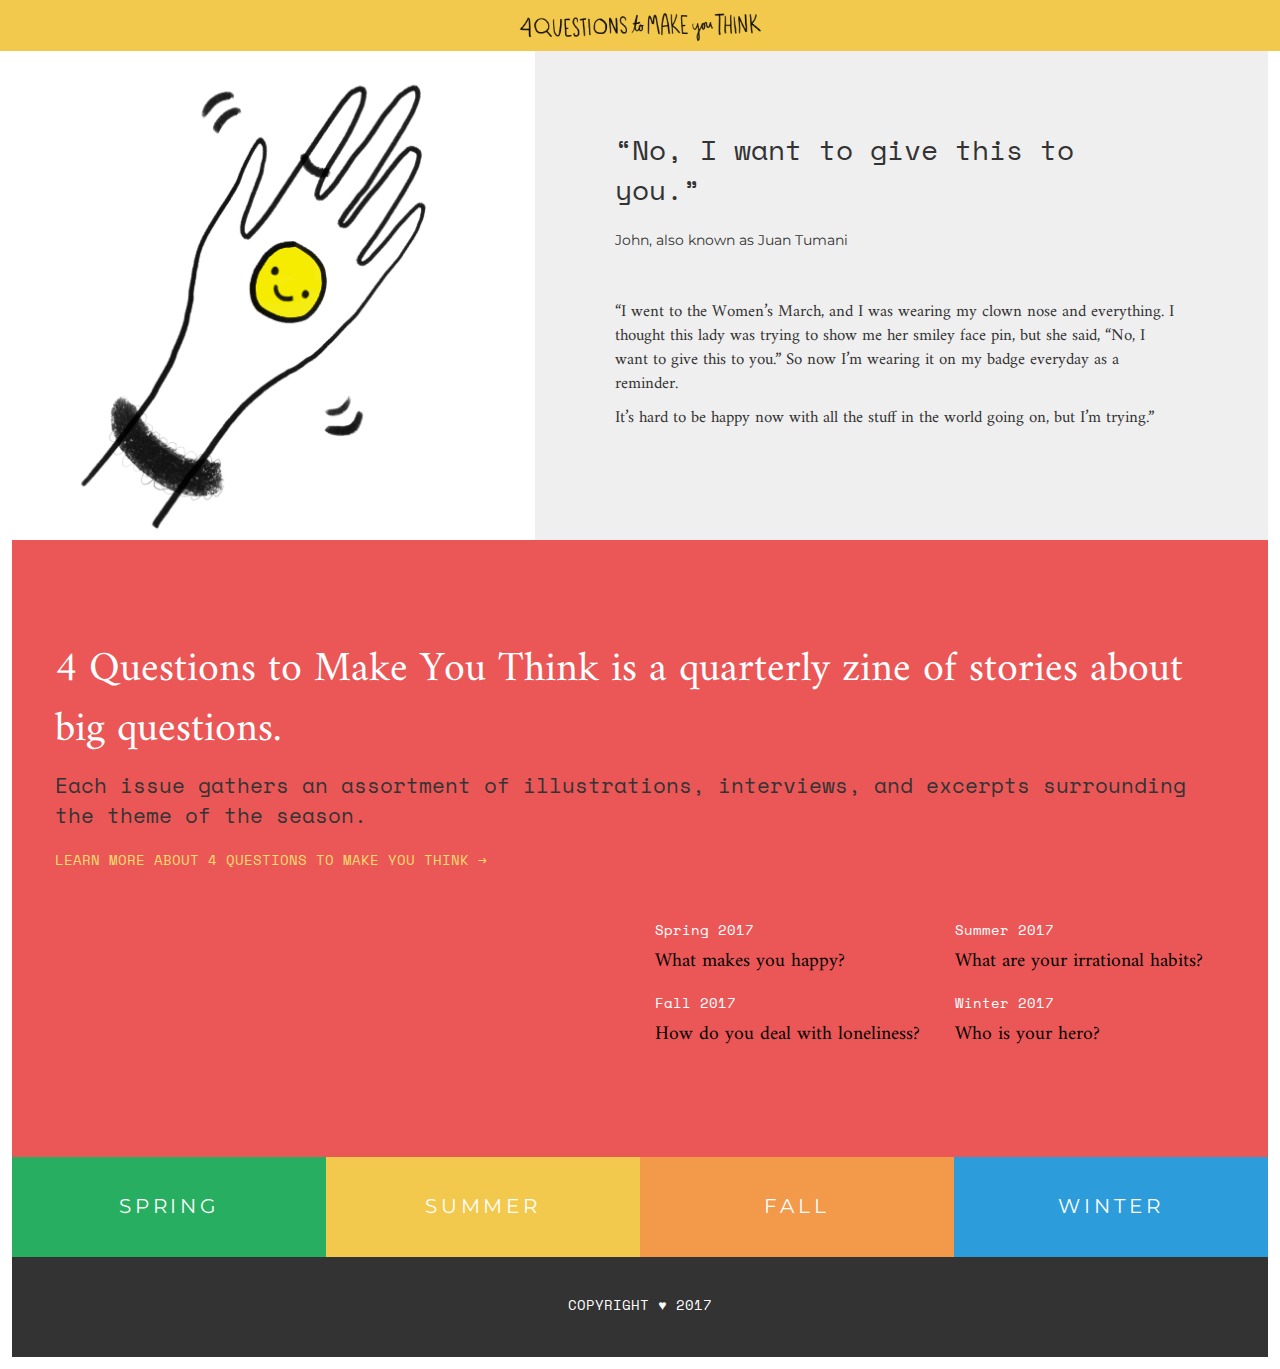
<file: index.html>
<!DOCTYPE html>
<html lang="en">

<head>

    <meta charset="utf-8">
    <meta http-equiv="X-UA-Compatible" content="IE=edge">
    <meta name="viewport" content="width=device-width, initial-scale=1">
    <meta name="description" content="">
    <meta name="author" content="">

    <title>4 Questions</title>

    <!-- Bootstrap Core CSS -->
    <link href="css/bootstrap.css" rel="stylesheet">

    <!-- Custom CSS -->
    <link href="css/full-width-pics.css" rel="stylesheet">

    <link href="https://fonts.googleapis.com/css?family=Amiri" rel="stylesheet">
    <link href="https://fonts.googleapis.com/css?family=Space+Mono" rel="stylesheet">
    <link href="https://fonts.googleapis.com/css?family=Montserrat:600" rel="stylesheet">

    <link href="css/custom.css" rel="stylesheet" type="text/css">

    <!-- HTML5 Shim and Respond.js IE8 support of HTML5 elements and media queries -->
    <!-- WARNING: Respond.js doesn't work if you view the page via file:// -->
    <!--[if lt IE 9]>
        <script src="https://oss.maxcdn.com/libs/html5shiv/3.7.0/html5shiv.js"></script>
        <script src="https://oss.maxcdn.com/libs/respond.js/1.4.2/respond.min.js"></script>
    <![endif]-->

    <link rel="shortcut icon" href="favicon.ico" type="image/x-icon">
    <link rel="icon" href="favicon.ico" type="image/x-icon">

</head>

<body>

    <!-- Navigation -->
    <nav class="navbar navbar-inverse navbar-fixed-top" role="navigation">
        <!-- <div class="container"> -->
            <div class="navbar-header">
                <a class="navbar-brand" id="logo" href="#"></a>
            </div>
        <!-- </div> -->
    </nav>

    <!-- The feature -->
    <div class="feature">
        <div class="feature-img"></div>
        <div class="feature-article">
            <p class="feature-article-quote">&ldquo;No, I want to give this to you.&rdquo;
</p>
            <p class="feature-article-header">John, also known as Juan Tumani</p>
            <p class="feature-article-text">&ldquo;I went to the Women’s March, and I was wearing my clown nose and everything. I thought this lady was trying to show me her smiley face pin, but she said, “No, I want to give this to you.” So now I’m wearing it on my badge everyday as a reminder.</p>
            <p class="feature-article-text">It’s hard to be happy now with all the stuff in the world going on, but I’m trying.&rdquo;
</p>
        </div>
    </div>

    <!-- Explainer -->
    <section class=explainer-section-backing>
        <div class="container">
            <div class="row">
                <div class="col-md-12" class="explainer-section">
                    <p class="explainer-section">4 Questions to Make You Think is a quarterly zine of stories about big questions.</p>
                    <p class="explainer-section-sub">Each issue gathers an assortment of illustrations, interviews, and excerpts surrounding the theme of the season.</p>
                    <a href="about.html" class="learn-more-link">Learn more about 4 Questions to Make You Think &#8594;</a>
                </div>
            </div>
            <div class="row" style="margin-top: 50px">
                <div class="col-md-6"></div>
                <div class="col-md-3">
                    <p class="quarter-question-heading">Spring 2017</p>
                    <p class="quarter-question">What makes you happy?</p>
                </div>
                <div class="col-md-3">
                    <p class="quarter-question-heading">Summer 2017</p>
                    <p class="quarter-question">What are your irrational habits?</p>
                </div>
            </div>
            <div class="row" style="margin-top: 10px">
                <div class="col-md-6"></div>
                <div class="col-md-3">
                    <p class="quarter-question-heading">Fall 2017</p>
                    <p class="quarter-question">How do you deal with loneliness?</p>
                </div>
                <div class="col-md-3">
                    <p class="quarter-question-heading">Winter 2017</p>
                    <p class="quarter-question">Who is your hero?</p>
                </div>
            </div>
        </div>
    </section>

    <div class="button-container">
        <div class="button" id="spring-button" onclick="window.location='springzine.html';">
            <p class="season-heading season">Spring</p>
            <p class="season-heading coming-soon">Preview</p>
        </div>
        <div class="button" id="summer-button" onclick="window.location='summerzine.html';">
            <p class="season-heading season">Summer</p>
            <p class="season-heading coming-soon">Preview</p>
        </div>
        <div class="button" id="fall-button">
            <p class="season-heading season">Fall</p>
            <p class="season-heading coming-soon">Coming soon</p>
        </div>
        <div class="button" id="winter-button">
            <p class="season-heading season">Winter</p>
            <p class="season-heading coming-soon">Coming soon</p>
        </div>
    </div>
    <!-- </section> -->

    <!-- Footer -->
    <div class="footer">
        <p style="color: white;">Copyright &hearts; 2017</p>
    </div>

    <!-- jQuery -->
    <script src="js/jquery.js"></script>

    <!-- Bootstrap Core JavaScript -->
    <script src="js/bootstrap.min.js"></script>

</body>

</html>
</file>
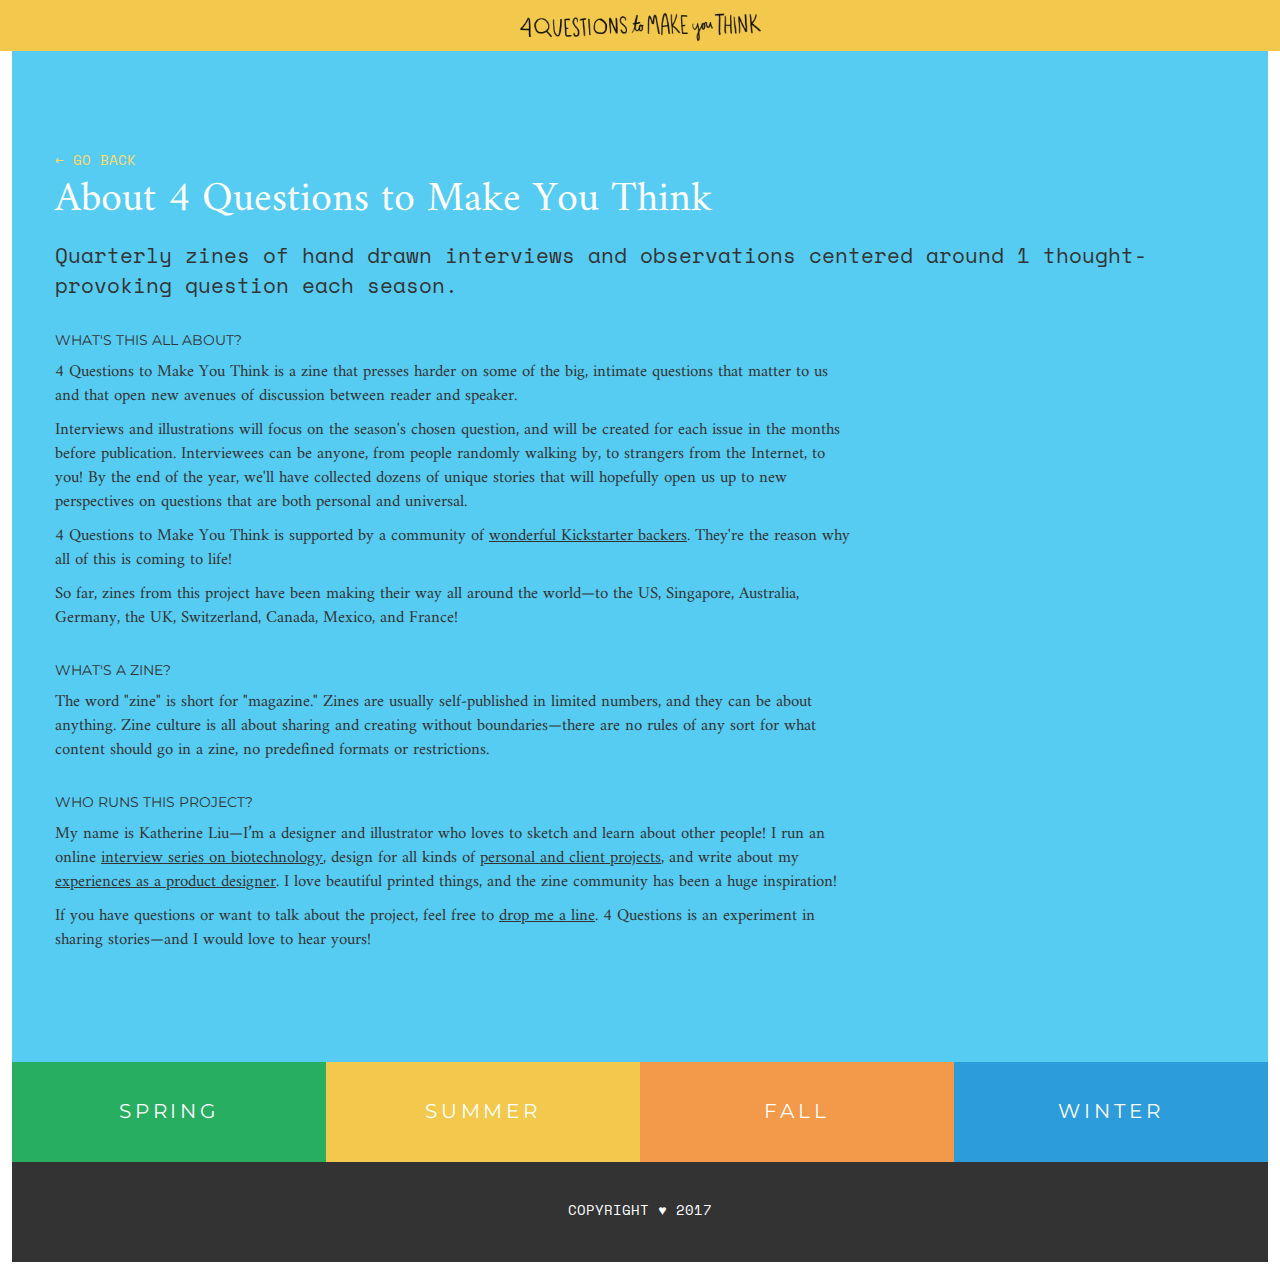
<file: about.html>
<!DOCTYPE html>
<html lang="en">

<head>

    <meta charset="utf-8">
    <meta http-equiv="X-UA-Compatible" content="IE=edge">
    <meta name="viewport" content="width=device-width, initial-scale=1">
    <meta name="description" content="">
    <meta name="author" content="">

    <title>4 Questions</title>

    <!-- Bootstrap Core CSS -->
    <link href="css/bootstrap.css" rel="stylesheet">

    <!-- Custom CSS -->
    <link href="css/full-width-pics.css" rel="stylesheet">

    <link href="https://fonts.googleapis.com/css?family=Amiri" rel="stylesheet">
    <link href="https://fonts.googleapis.com/css?family=Space+Mono" rel="stylesheet">
    <link href="https://fonts.googleapis.com/css?family=Montserrat:600" rel="stylesheet">
    
    <link href="css/custom.css" rel="stylesheet" type="text/css">

    <!-- HTML5 Shim and Respond.js IE8 support of HTML5 elements and media queries -->
    <!-- WARNING: Respond.js doesn't work if you view the page via file:// -->
    <!--[if lt IE 9]>
        <script src="https://oss.maxcdn.com/libs/html5shiv/3.7.0/html5shiv.js"></script>
        <script src="https://oss.maxcdn.com/libs/respond.js/1.4.2/respond.min.js"></script>
    <![endif]-->

    <link rel="shortcut icon" href="/favicon.ico" type="image/x-icon">
    <link rel="icon" href="/favicon.ico" type="image/x-icon">

</head>

<body>

    <!-- Navigation -->
    <nav class="navbar navbar-inverse navbar-fixed-top" role="navigation">
        <!-- <div class="container"> -->
            <div class="navbar-header">
                <a class="navbar-brand" id="logo" href="index.html"></a>
            </div>
        <!-- </div> -->
    </nav>

    <!-- Explainer -->
    <section class=about-section-backing>
        <div class="container">
            <div class="row">
                <div class="col-md-12" class="explainer-section">
                    <a href="index.html" class="go-back-link">&#8592; Go back</a>
                    <p class="explainer-section">About 4 Questions to Make You Think</p>
                    <p class="explainer-section-sub">Quarterly zines of hand drawn interviews and observations centered around 1 thought-provoking question each season.</p>

                    <p class="about-text-header">What's this all about?</p>
                    <p class="about-text">4 Questions to Make You Think is a zine that presses harder on some of the big, intimate questions that matter to us and that open new avenues of discussion between reader and speaker.</p>
                    <p class="about-text">Interviews and illustrations will focus on the season's chosen question, and will be created for each issue in the months before publication. Interviewees can be anyone, from people randomly walking by, to strangers from the Internet, to you! By the end of the year, we'll have collected dozens of unique stories that will hopefully open us up to new perspectives on questions that are both personal and universal.</p>
                    <p class="about-text">4 Questions to Make You Think is supported by a community of <a href="https://www.kickstarter.com/projects/46954895/4-questions-to-make-you-think-a-hand-drawn-quarter" target="_blank">wonderful Kickstarter backers</a>. They're the reason why all of this is coming to life!</p>
                    <p class="about-text">So far, zines from this project have been making their way all around the world—to the US, Singapore, Australia, Germany, the UK, Switzerland, Canada, Mexico, and France!</p>
                    <p></p>

                    <p class="about-text-header">What's a zine?</p>
                    <p class="about-text">The word "zine" is short for "magazine." Zines are usually self-published in limited numbers, and they can be about anything. Zine culture is all about sharing and creating without boundaries—there are no rules of any sort for what content should go in a zine, no predefined formats or restrictions.</p>
                    <p></p>

                    <p class="about-text-header">Who runs this project?</p>
                    <p class="about-text">My name is Katherine Liu—I’m a designer and illustrator who loves to sketch and learn about other people! I run an online <a href="http://bioinnovate.co" target="_blank">interview series on biotechnology</a>, design for all kinds of <a href="http://katherineliu.me" target="_blank">personal and client projects</a>, and write about my <a href="http://medium.com/@tokatherineliu" target="_blank">experiences as a product designer</a>. I love beautiful printed things, and the zine community has been a huge inspiration!</p>

                    <p class="about-text">If you have questions or want to talk about the project, feel free to <a href="mailto:4questionszine@gmail.com" target="_top">drop me a line</a>. 4 Questions is an experiment in sharing stories—and I would love to hear yours!</p>
                </div>
            </div>
            <!-- <div class="row" style="margin-top: 50px">
                <div class="col-md-6"></div>
                <div class="col-md-3">
                    <p class="quarter-question-heading">Spring 2017</p>
                    <p class="quarter-question">What makes you happy?</p>
                </div>
                <div class="col-md-3">
                    <p class="quarter-question-heading">Summer 2017</p>
                    <p class="quarter-question">What are your irrational habits?</p>
                </div>
            </div>
            <div class="row" style="margin-top: 10px">
                <div class="col-md-6"></div>
                <div class="col-md-3">
                    <p class="quarter-question-heading">Fall 2017</p>
                    <p class="quarter-question">How do you deal with loneliness?</p>
                </div>
                <div class="col-md-3">
                    <p class="quarter-question-heading">Winter 2017</p>
                    <p class="quarter-question">Who is your hero?</p>
                </div>
            </div> -->
        </div>
    </section>

    <div class="button-container">
        <div class="button" id="spring-button" onclick="window.location='springzine.html';">
            <p class="season-heading season">Spring</p>
            <p class="season-heading coming-soon">Preview now</p>
        </div>
        <div class="button" id="summer-button">
            <p class="season-heading season">Summer</p>
            <p class="season-heading coming-soon">Coming soon</p>
        </div>
        <div class="button" id="fall-button">
            <p class="season-heading season">Fall</p>
            <p class="season-heading coming-soon">Coming soon</p>
        </div>
        <div class="button" id="winter-button">
            <p class="season-heading season">Winter</p>
            <p class="season-heading coming-soon">Coming soon</p>
        </div>
    </div>
    <!-- </section> -->

    <!-- Footer -->
    <div class="footer">
        <p style="color: white;">Copyright &hearts; 2017</p>
    </div>

    <!-- jQuery -->
    <script src="js/jquery.js"></script>

    <!-- Bootstrap Core JavaScript -->
    <script src="js/bootstrap.min.js"></script>

</body>

</html>
</file>
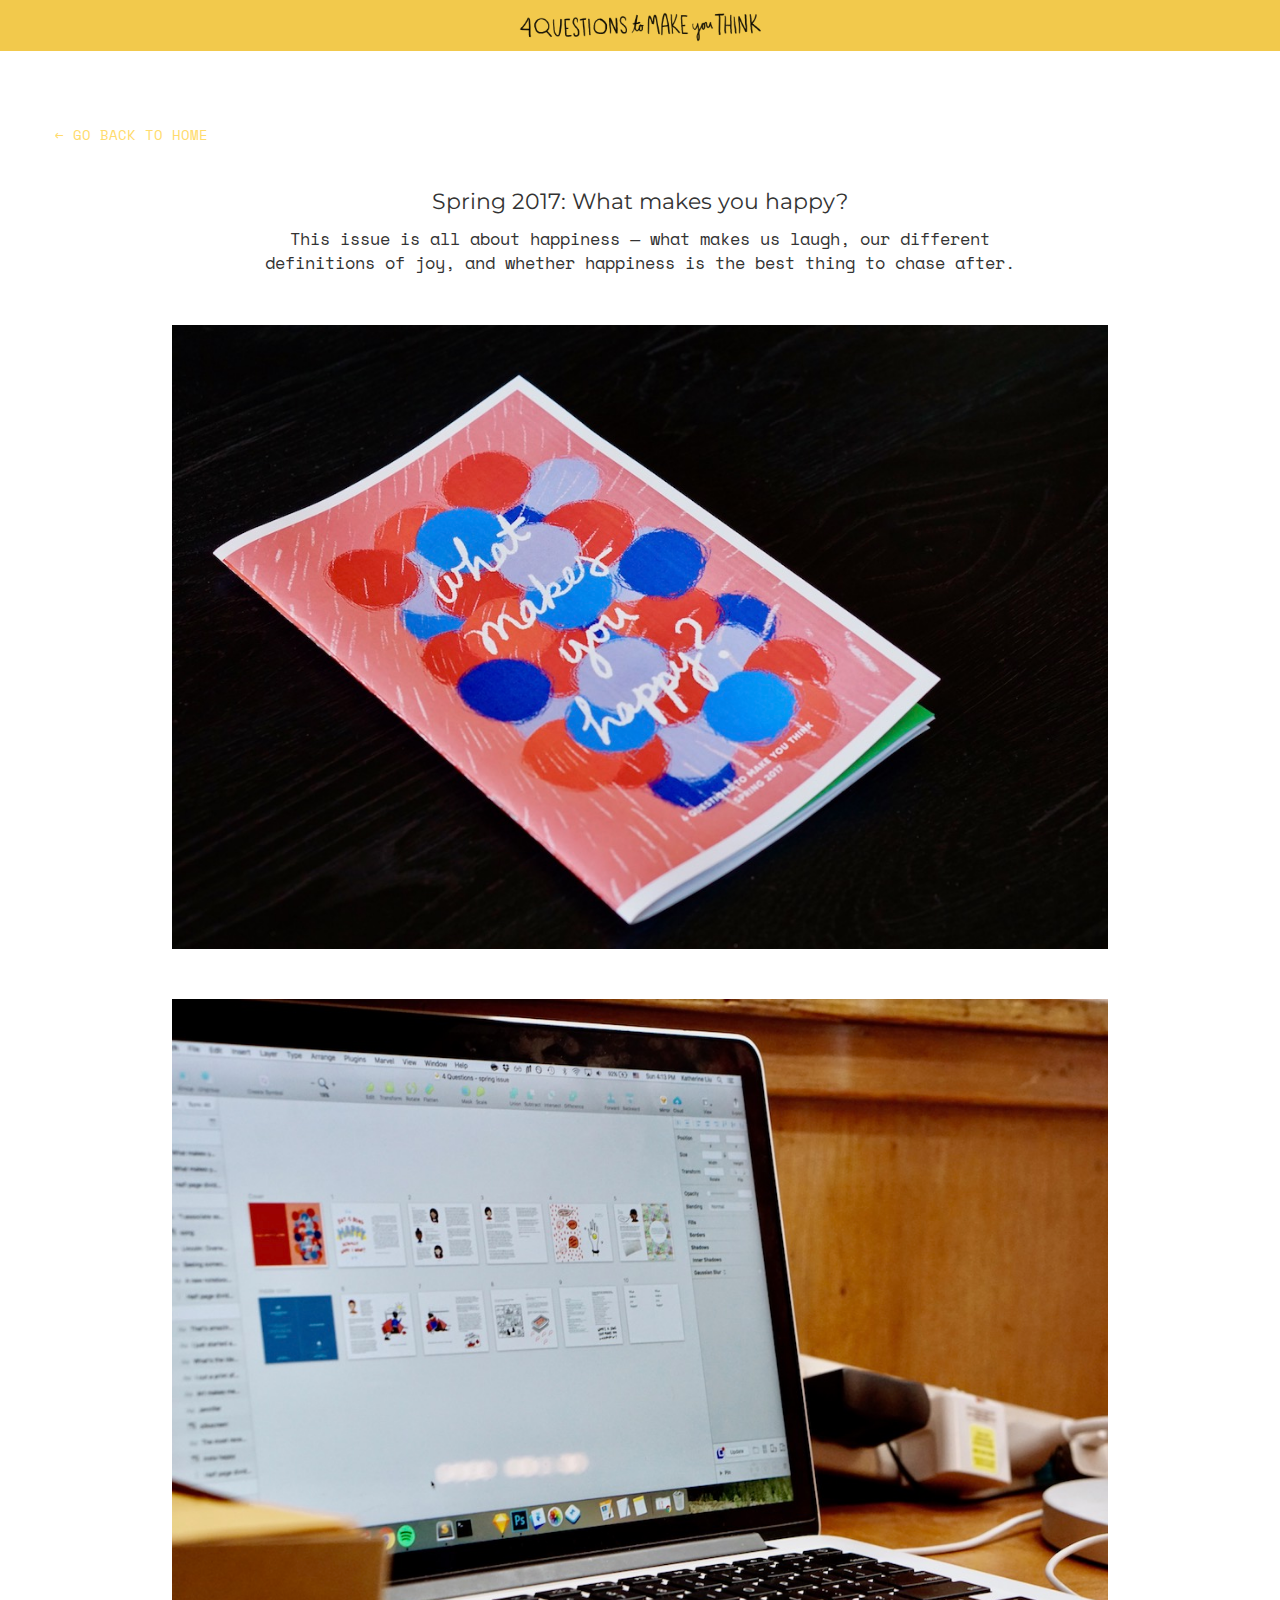
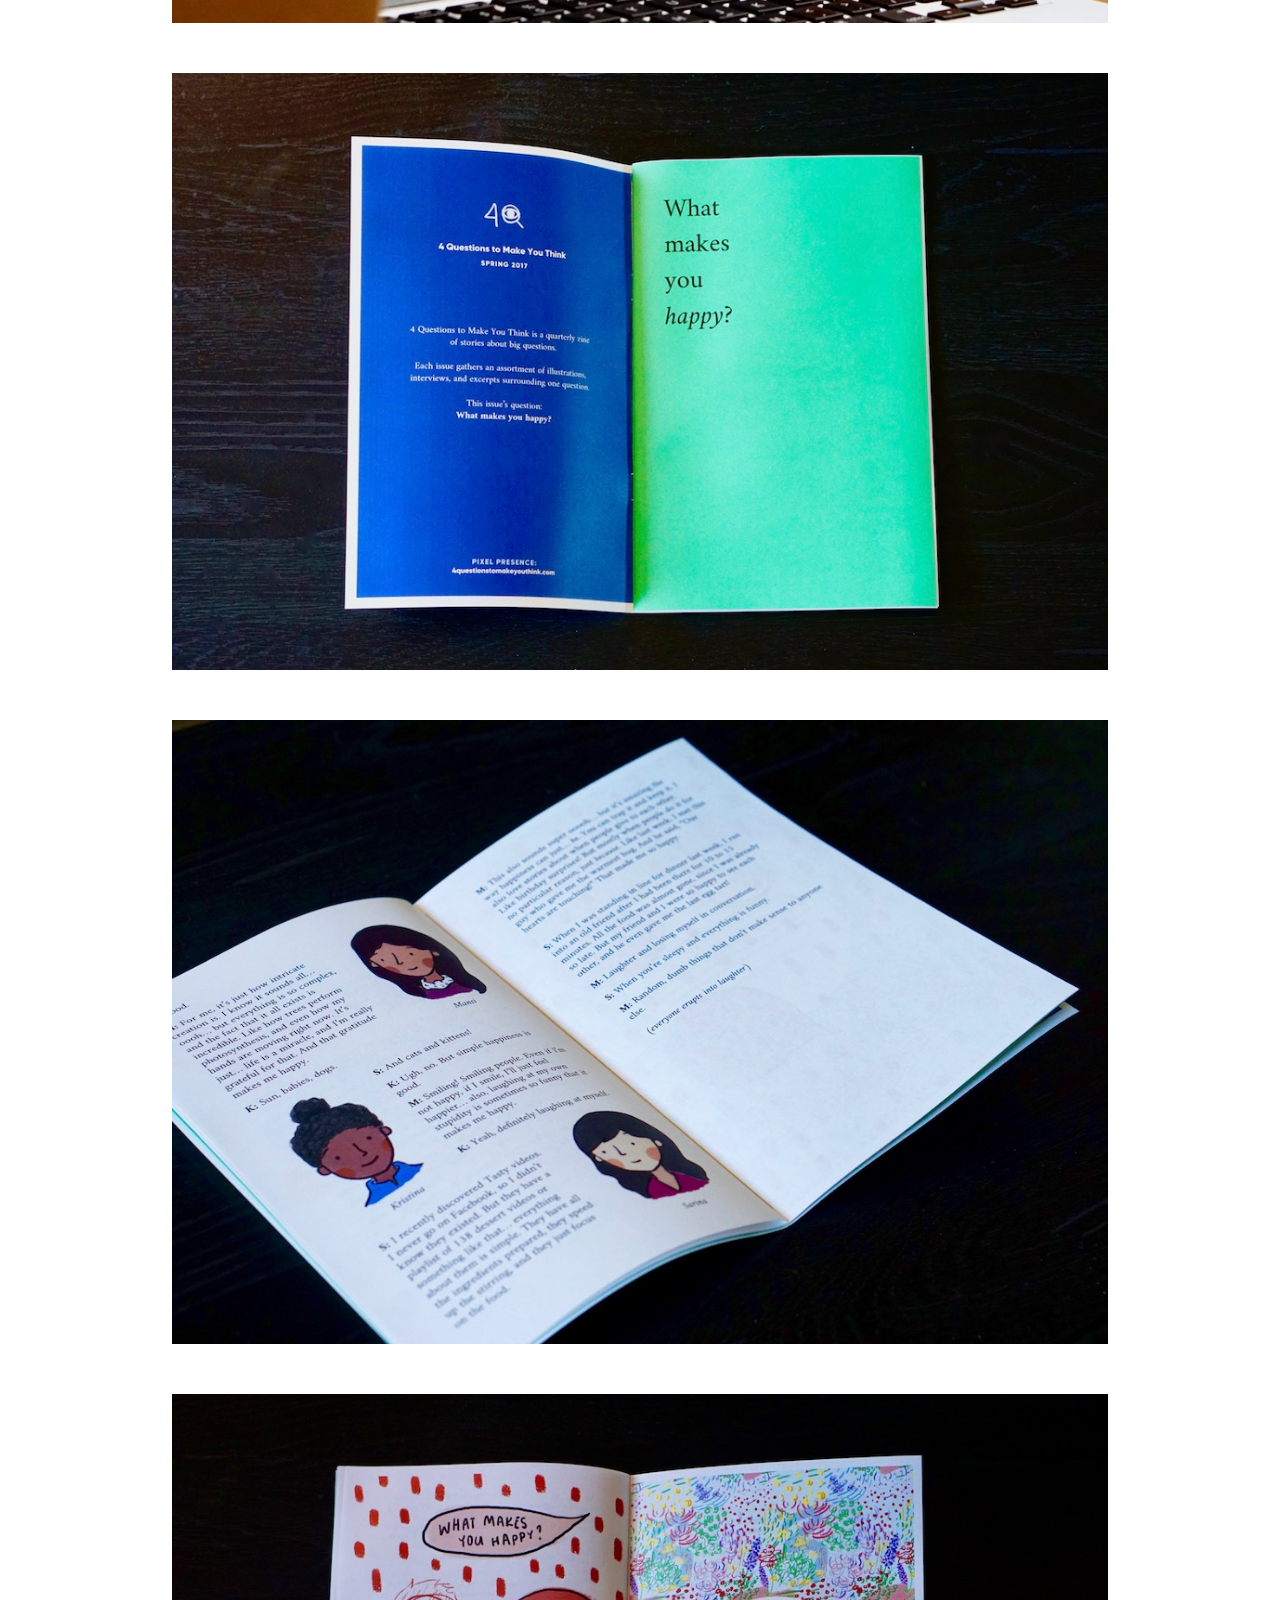
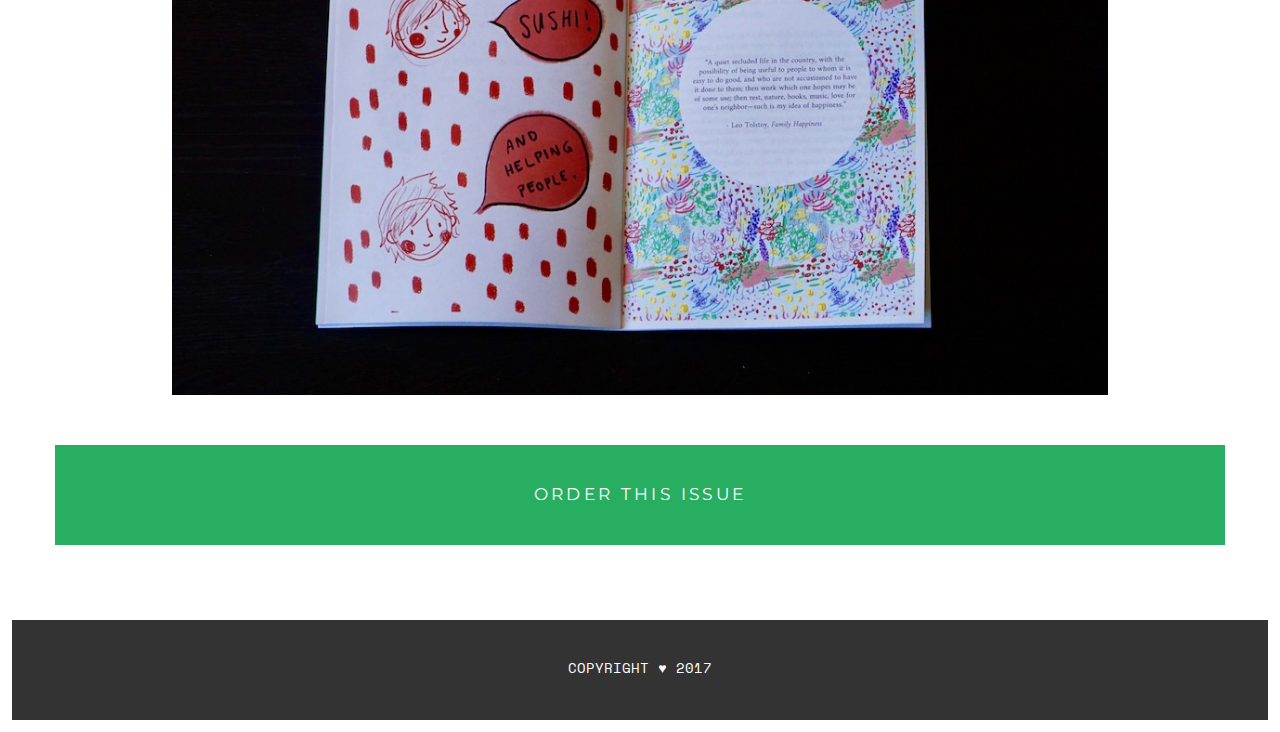
<file: springzine.html>
<!DOCTYPE html>
<html lang="en">

<head>

    <meta charset="utf-8">
    <meta http-equiv="X-UA-Compatible" content="IE=edge">
    <meta name="viewport" content="width=device-width, initial-scale=1">
    <meta name="description" content="">
    <meta name="author" content="">

    <title>4 Questions</title>

    <!-- Bootstrap Core CSS -->
    <link href="css/bootstrap.css" rel="stylesheet">

    <!-- Custom CSS -->
    <link href="css/full-width-pics.css" rel="stylesheet">

    <link href="https://fonts.googleapis.com/css?family=Amiri" rel="stylesheet">
    <link href="https://fonts.googleapis.com/css?family=Space+Mono" rel="stylesheet">
    <link href="https://fonts.googleapis.com/css?family=Montserrat:600" rel="stylesheet">
    
    <link href="css/custom.css" rel="stylesheet" type="text/css">

    <!-- HTML5 Shim and Respond.js IE8 support of HTML5 elements and media queries -->
    <!-- WARNING: Respond.js doesn't work if you view the page via file:// -->
    <!--[if lt IE 9]>
        <script src="https://oss.maxcdn.com/libs/html5shiv/3.7.0/html5shiv.js"></script>
        <script src="https://oss.maxcdn.com/libs/respond.js/1.4.2/respond.min.js"></script>
    <![endif]-->

    <link rel="shortcut icon" href="/favicon.ico" type="image/x-icon">
    <link rel="icon" href="/favicon.ico" type="image/x-icon">

</head>

<body>

    <!-- Navigation -->
    <nav class="navbar navbar-inverse navbar-fixed-top" role="navigation">
        <!-- <div class="container"> -->
            <div class="navbar-header">
                <a class="navbar-brand" id="logo" href="index.html"></a>
            </div>
        <!-- </div> -->
    </nav>

    <!-- Explainer -->
    <section class=zine-section-backing>
        <div class="container">
            <div class="row">
                <div class="col-md-12" class="explainer-section">
                    <a href="index.html" class="go-back-link">&#8592; Go back to home</a>
                    <p class="zine-page-header">Spring 2017: What makes you happy?</p>
                    <p class="zine-page-description">This issue is all about happiness — what makes us laugh, our different definitions of joy, and whether happiness is the best thing to chase after.</p>

                    <img src="assets/springzinepics/zinecover.jpg" class="zine-pic"/>
                    <img src="assets/springzinepics/laptopscreen.jpg" class="zine-pic"/>
                    <img src="assets/springzinepics/preview1.jpg" class="zine-pic"/>
                    <img src="assets/springzinepics/preview2.jpg" class="zine-pic"/>
                    <img src="assets/springzinepics/preview3.jpg" class="zine-pic"/>
                    
                    <a href="https://goo.gl/forms/r2DHWGWmcoNPNCyS2" target="_blank" class="zine-order-button-link-wrapper"><button type="button" class="zine-order-button" id="zine-spring-order-button">Order this issue</button></a>
                </div>
            </div>
        </div>
    </section>

   <!--  <div class="button-container">
        <div class="button" id="spring-button">
            <p class="season-heading season">Spring</p>
            <p class="season-heading coming-soon">Coming soon</p>
        </div>
        <div class="button" id="summer-button">
            <p class="season-heading season">Summer</p>
            <p class="season-heading coming-soon">Coming soon</p>
        </div>
        <div class="button" id="fall-button">
            <p class="season-heading season">Fall</p>
            <p class="season-heading coming-soon">Coming soon</p>
        </div>
        <div class="button" id="winter-button">
            <p class="season-heading season">Winter</p>
            <p class="season-heading coming-soon">Coming soon</p>
        </div>
    </div> -->
    <!-- </section> -->

    <!-- Footer -->
    <div class="footer">
        <p style="color: white;">Copyright &hearts; 2017</p>
    </div>

    <!-- jQuery -->
    <script src="js/jquery.js"></script>

    <!-- Bootstrap Core JavaScript -->
    <script src="js/bootstrap.min.js"></script>

</body>

</html>
</file>
<file: css/custom.css>
.button-container {
	width: 100%;
	height: 100px;
	background: black;
	display: flex;
	position: relative;
}

.button-container .button {
	height: 100px;
	flex: 1;
	flex-direction: row;
	-webkit-flex-direction: row;
	cursor: pointer;
	display: flex;
	position: relative;
}

.button-container .button .season-heading.coming-soon {
	display: none;
}

.button-container .button:hover .season-heading.coming-soon {
	display: block;
}

.button-container .button:hover .season-heading.season {
	display: none;
}

@media (max-width: 700px) {
	.button-container {
		display: block;
		height: 600px;
	}

	.button-container .button {
		width: 100%;
		height: 150px;
		margin-top: 0;
		margin-bottom: 0;
	}
}

.footer {
	width: 100%;
	background: #333333;
	height: 100px;
	display: block;
	position: relative;
	color: #fff;
	font-family: 'Space Mono';
	text-transform: uppercase;
	text-align: center;
	padding-top: 38px;
}

#logo {
	/*margin-left: 40px;*/
  width: 100%;
  display: block;
  height: auto;
	margin-top: 12px;
  margin-bottom: 8px;
}

.feature {
  display: flex;
  /*height: 500px;*/
}

.feature-article {
  background-color: #efefef;
  width: 100%;
  height: 100%;
  flex: 7;
  padding-bottom: 100px;
}

.feature-img {
  max-width: 100%;
  flex: 5;
  background: url(../assets/hand.png);
  background-size: auto 100%;
  background-repeat: no-repeat;
  background-position: center;
  /*border: 10px solid #333;*/
}

.feature-article-quote {
  font-family: 'Space Mono';
  font-size: 2em;
  margin-left: 80px;
  margin-right: 150px;
  margin-top: 80px;
}

.feature-article-header {
  font-family: Montserrat;
  margin-left: 80px;
  margin-right: 150px;
  margin-top: 20px;
  margin-bottom: 50px;
}

.feature-article-text {
  font-family: Amiri;
  font-size: 1.2em;
  margin-left: 80px;
  margin-right: 90px;
  /*width: 550px;*/
}

.about-text {
  font-family: Amiri;
  font-size: 1.2em;
  color: #333;
  max-width: 800px;
}

.about-text a {
  /*color: #FFDB6C;*/
  color: #333;
  text-decoration: underline;
}

.about-text a:hover {
  color: #FFDB6C;
}

.about-text-header {
  font-family: Montserrat;
  margin-top: 30px;
  /*color: #fff;*/
  text-transform: uppercase;
}

.go-back-link {
  font-family: 'Space Mono';
  text-transform: uppercase;
  color: #FFDB6C;
  cursor: pointer;
}

.go-back-link:hover {
  color: #333;
}

@media (max-width: 700px) {
	.feature-article-quote {
	  font-size: 1.4em;
	  margin-left: 40px;
	  margin-right: 30px;
	  margin-top: 60px;
	}

	.feature-article-header {
		margin-left: 40px;
		margin-top: 14px;
		margin-bottom: 30px;
		margin-right: 30px;
	}

	.feature-article-text {
	  display: none;
	}

	.feature-article {
	  flex: 11;
	  padding-bottom: 30px;
	}

	.feature-img {
	  max-width: 100%;
	  flex: 1;
	}

	#logo {
		margin-left: 30px;
	}
}

.explainer-section {
  font-size: 300%;
  font-family: Amiri;
  color: #fff;
  padding: 0px;
}

.explainer-section-sub {
  font-family: 'Space Mono';
  font-size: 150%;
  margin-bottom: 20px;
}

.explainer-section-backing {
  background-color: #EB5757;
  /*background-color: #efefef;*/
  padding-top: 100px;
  padding-bottom: 100px;
  padding-left: 30px;
  padding-right: 30px;
}

.about-section-backing {
  /*background-color: #EB5757;*/
  background-color: #56CCF2;
  padding-top: 100px;
  padding-bottom: 100px;
  padding-left: 30px;
  padding-right: 30px;
}

.quarter-question {
  font-family: Amiri;
  color: #000;
  font-size: 140%;
  line-height: 120%;
  padding-right: 5px;
}

.quarter-question-heading {
  font-family: 'Space Mono';
  color: #fff;
}

.learn-more-link {
  font-family: 'Space Mono';
  text-transform: uppercase;
  color: #FFDB6C;
  cursor: pointer;
}

.learn-more-link:hover {
  color: #333;
}

/*.season-button {
  max-width: 100%;
  height: 400px;
}*/

#spring-button {
  background-color: #27AE60;
}

#summer-button {
  background-color: #F2C94C;
}

#fall-button {
  background-color: #F2994A;
}

#winter-button {
  background-color: #2D9CDB;
}

.season-heading {
  font-family: 'Montserrat';
  color: #fff;
  font-size: 140%;
  text-transform: uppercase;
  letter-spacing: 0.2em;
  /*font-weight: 600;*/
  text-align: center;
  margin: auto;
}

.season-heading.coming-soon {
  /*letter-spacing: 0;*/
  letter-spacing: 0.1em;
}

#my-navbar {
  background-color: #F2C94C;
  width: 600px;
  height: 100px;
  margin-top: 0;
}

.zine-page-header {
  font-family: Montserrat;
  text-align: center;
  font-size: 1.6em;
  margin-top: 40px;
}

.zine-page-description {
  font-family: 'Space Mono';
  font-size: 120%;
  max-width: 70%;
  margin: 0 auto;
  margin-bottom: 40px;
  text-align: center;
}

.zine-section-backing {
  background-color: #fff;
}

.zine-pic {
  max-width: 80%;
  display: block;
  margin: auto;
  margin-top: 50px;
  margin-bottom: 50px;
}

.zine-order-button-link-wrapper {
  margin: 0 auto;
  /*display: block;*/
  text-align: center;
}

.zine-order-button {
  width: 100%;
  text-align: center;
  display: inline;
  border: none;
  height: 100px;
  padding-left: 90px;
  padding-right: 90px;
  font-family: Montserrat;
  text-transform: uppercase;
  font-size: 1.2em;
  letter-spacing: 0.2em;
  color: #fff;
}

.zine-order-button:focus {
  outline: none;
}

#zine-spring-order-button {
  background-color: #27AE60;
  text-decoration: none;
}

#zine-spring-order-button:hover {
  background-color: #219653;
  text-decoration: underline;
}

#zine-summer-order-button {
  background-color: #F2C94C;
  text-decoration: none;
}

#zine-summer-order-button:hover {
  background-color: #F6C01C;
  text-decoration: underline;
}
</file>
<file: css/full-width-pics.css>
/*
 * Start Bootstrap - Full Width Pics (http://startbootstrap.com/)
 * Copyright 2013-2016 Start Bootstrap
 * Licensed under MIT (https://github.com/BlackrockDigital/startbootstrap/blob/gh-pages/LICENSE)
 */

body {
    margin-top: 50px; /* Required margin for .navbar-fixed-top. Remove if using .navbar-static-top. Change if height of navigation changes. */
}

.image-bg-fluid-height,
.image-bg-fixed-height {
    text-align: center;
    -webkit-background-size: cover;
    -moz-background-size: cover;
    background-size: cover;
    -o-background-size: cover;
}

.image-bg-fluid-height {
	background: url('http://lorempixel.com/g/1920/500/') no-repeat center center scroll;
    padding: 100px 0;
}

.image-bg-fixed-height {
	background: url('http://lorempixel.com/g/1920/500/') no-repeat center center scroll;
    height: 450px;
}

.img-center {
	margin: 0 auto;
}

section {
    padding: 75px 0;
}

.section-heading {
    margin: 30px 0;
    font-size: 4em;
}

.section-lead {
    margin: 30px 0;
}

.section-paragraph {
    margin: 30px 0;
}

footer {
    margin: 50px 0;
}

@media(max-width:768px) {
    section {
        padding-top: 25px;
        padding-bottom: 25px;
    }

    .section-heading {
        font-size: 2em;
    }
}
</file>
